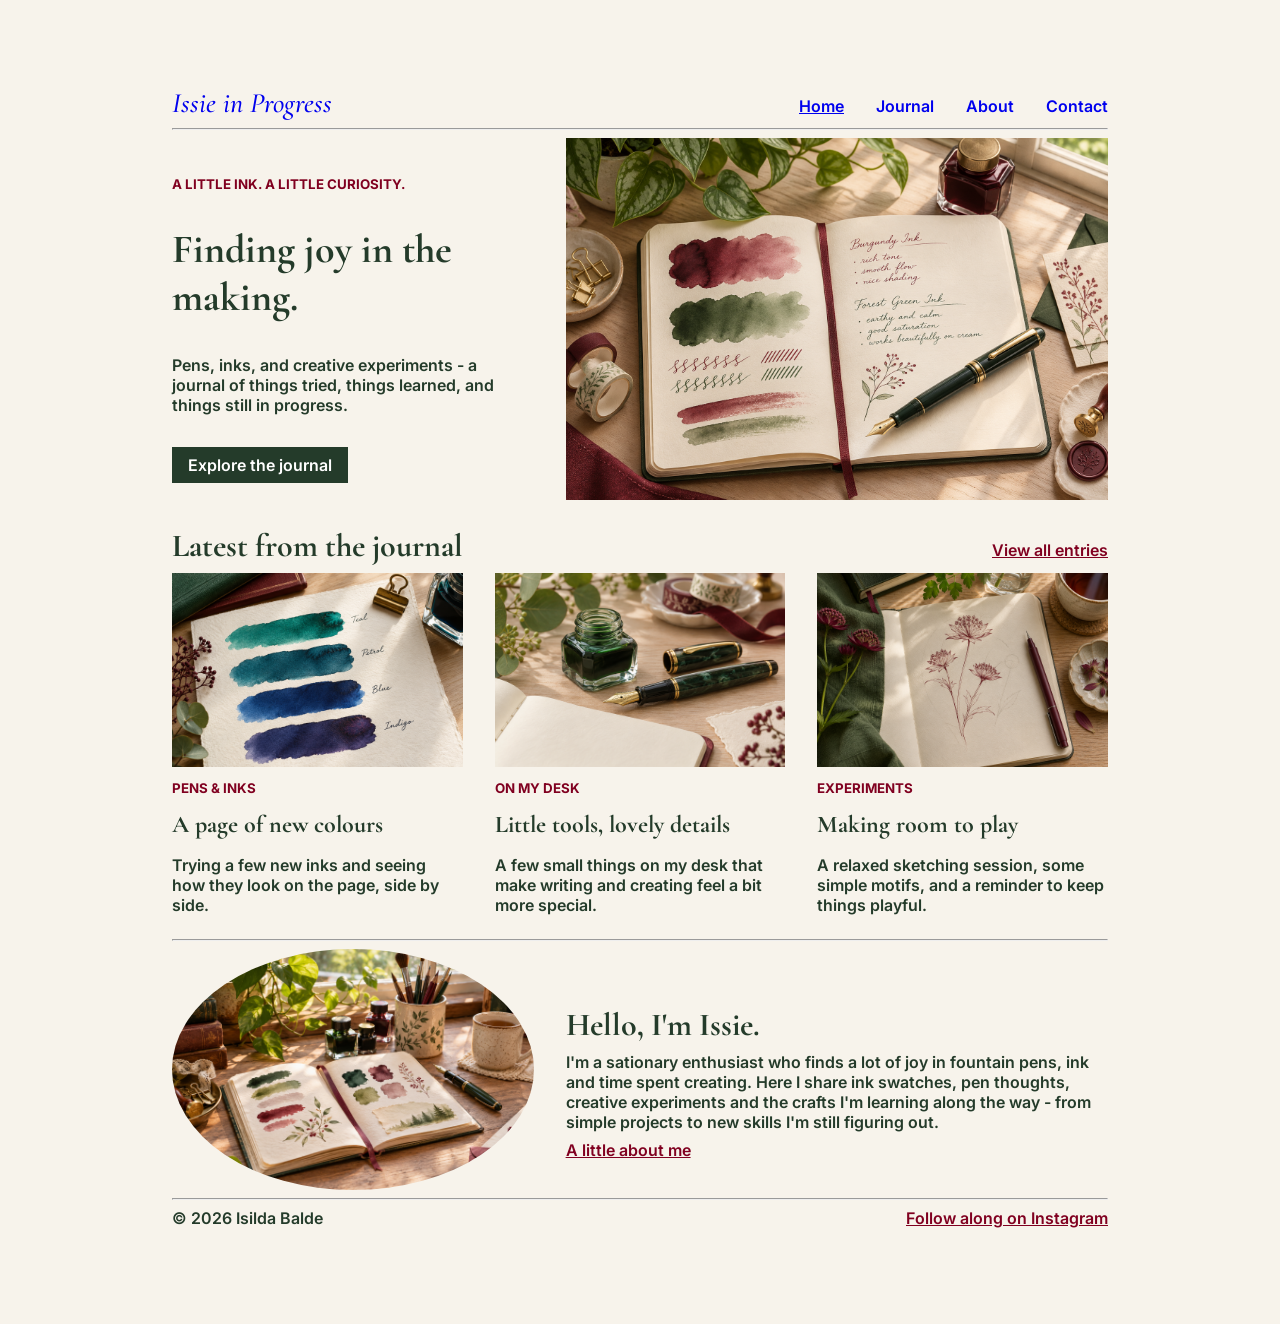
<file: index.html>
<!doctype html>
<html lang="en-GB">
  <head>
    <meta charset="UTF-8" />
    <meta name="viewport" content="width=device-width, initial-scale=1.0" />
    <title>Issie in Progress | Home</title>
    <meta name="description" content="" />
    <link rel="icon" href="favicon.ico" />
    <link rel="stylesheet" href="style.css" />
  </head>
  <body>
    <header>
      <a href="index.html" class="site-brand">Issie in Progress</a>
      <nav aria-label="Main navigation">
        <ul>
          <li><a href="index.html" aria-current="page">Home</a></li>
          <li><a href="journal.html">Journal</a></li>
          <li><a href="about.html">About</a></li>
          <li><a href="contact.html">Contact</a></li>
        </ul>
      </nav>
    </header>
    <hr />
    <main>
      <section class="home-hero split-layout">
        <div>
          <p class="eyebrow">A little ink. A little curiosity.</p>
          <h1>Finding joy in the making.</h1>
          <p>
            Pens, inks, and creative experiments - a journal of things tried,
            things learned, and things still in progress.
          </p>
          <a href="journal.html" class="btn">Explore the journal</a>
        </div>
        <img src="images/journal-with-swatches.png" alt="An open notebook with green and burgundy ink swatches beside a fountain pen" />
      </section>
      <section class="latest-journal-entries">
        <div class="section-heading">
          <h2 class="mb-sm">Latest from the journal</h2>
          <a href="journal.html" class="burgundy">View all entries</a>
        </div>
        <div class="cards-layout">
          <article>
            <img src="images/ink-swatches.png" loading="lazy" alt="Four ink swatches ranging from teal to indigo" />
            <p class="eyebrow">Pens & Inks</p>
            <h3 class="card-title">A page of new colours</h3>
            <p>
              Trying a few new inks and seeing how they look on the page, side
              by side.
            </p>
          </article>
          <article>
            <img src="images/fountain-pen-and-ink.png" loading="lazy" alt="A green fountain pen beside an open ink bottle" />
            <p class="eyebrow">On My Desk</p>
            <h3 class="card-title">Little tools, lovely details</h3>
            <p>
              A few small things on my desk that make writing and creating feel
              a bit more special.
            </p>
          </article>
          <article>
            <img src="images/plant-sketch.png" loading="lazy" alt="An unfinished flower sketch in burgundy ink" />
            <p class="eyebrow">Experiments</p>
            <h3 class="card-title">Making room to play</h3>
            <p>
              A relaxed sketching session, some simple motifs, and a reminder to
              keep things playful.
            </p>
          </article>
        </div>
      </section>
      <hr />
      <section class="about-preview split-layout">
        <img src="images/desk.png" alt="Desk" />
        <div>
          <h2 class="mb-0">Hello, I'm Issie.</h2>
          <p>
            I'm a sationary enthusiast who finds a lot of joy in fountain pens,
            ink and time spent creating. Here I share ink swatches, pen
            thoughts, creative experiments and the crafts I'm learning along the
            way - from simple projects to new skills I'm still figuring out.
          </p>
          <a href="about.html" class="burgundy">A little about me</a>
        </div>
      </section>
    </main>
    <hr />
    <footer>
      <p class="mt-0">&copy; 2026 Isilda Balde</p>
      <a
        href="https://www.instagram.com/issie.in.progress/"
        target="_blank"
        rel="noopener noreferrer"
        class="burgundy"
        >Follow along on Instagram</a
      >
    </footer>
  </body>
</html>
</file>
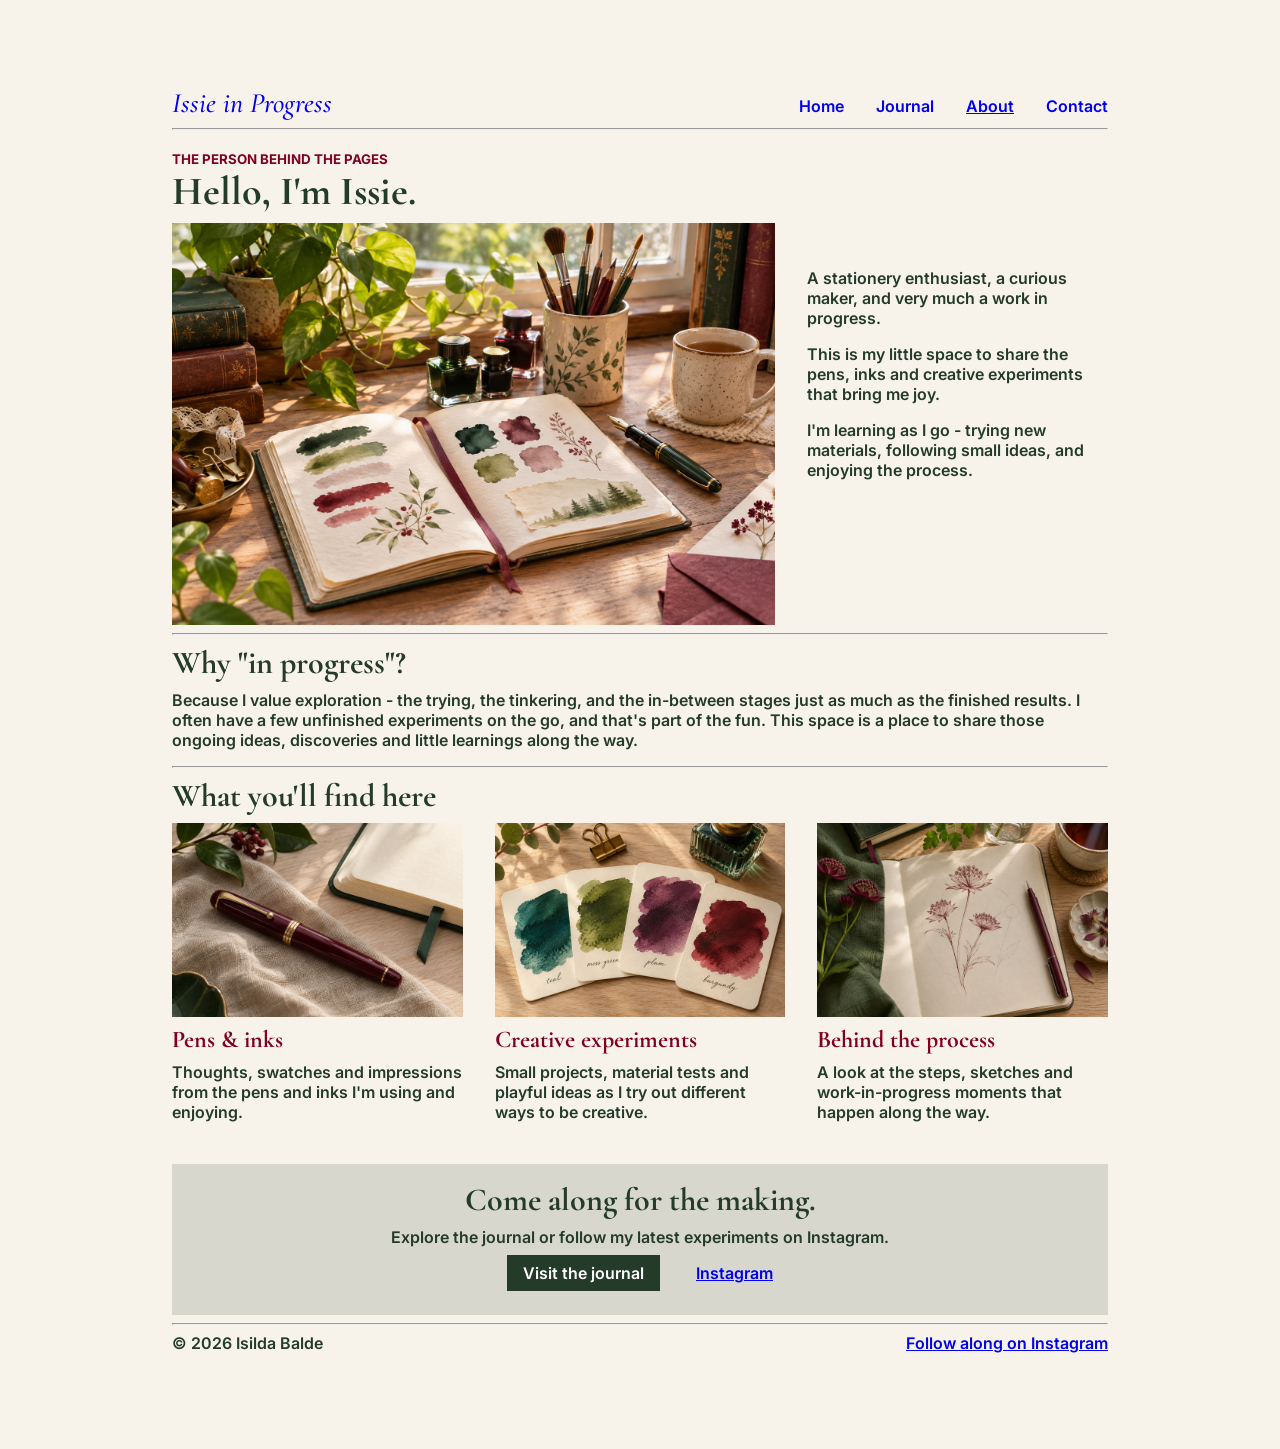
<file: about.html>
<!doctype html>
<html lang="en">
  <head>
    <meta charset="UTF-8" />
    <meta name="viewport" content="width=device-width, initial-scale=1.0" />
    <title>Issie in Progress | About</title>
    <meta name="description" content="" />
    <link rel="icon" href="favicon.ico" />
    <link rel="stylesheet" href="style.css" />
  </head>
  <body>
    <header>
      <a href="index.html" class="site-brand">Issie in Progress</a>
      <nav aria-label="Main navigation">
        <ul>
          <li><a href="index.html">Home</a></li>
          <li><a href="journal.html">Journal</a></li>
          <li><a href="about.html" aria-current="page">About</a></li>
          <li><a href="contact.html">Contact</a></li>
        </ul>
      </nav>
    </header>
    <hr />
    <main>
      <section class="about-hero">
        <div>
          <p class="eyebrow mb-0">The person behind the pages</p>
          <h1 class="mt-0 mb-sm">Hello, I'm Issie.</h1>
          <img src="images/desk.png" alt="An open swatch notebook, fountain pen, brushes and a mug on a sunny desk" />
        </div>
        <div>
          <p class="mt-0"> <!-- NEEDS TO BE STYLED BACK TO LOOKING LIKE H3 -->
            A stationery enthusiast, a curious maker, and very much a work in
            progress.
          </p>
          <p>
            This is my little space to share the pens, inks and creative
            experiments that bring me joy.
          </p>
          <p>
            I'm learning as I go - trying new materials, following small ideas,
            and enjoying the process.
          </p>
        </div>
      </section>
      <hr />
      <section>
        <h2 class="mt-0 mb-sm">Why "in progress"?</h2>
        <p class="mt-sm">
          Because I value exploration - the trying, the tinkering, and the
          in-between stages just as much as the finished results. I often have a
          few unfinished experiments on the go, and that's part of the fun. This
          space is a place to share those ongoing ideas, discoveries and little
          learnings along the way.
        </p>
      </section>
      <hr />
      <section>
        <h2 class="mt-0 mb-sm">What you'll find here</h2>
        <div class="cards-layout">
          <div>
            <img src="images/fountain-pen.png" loading="lazy" alt="A capped burgundy fountain pen resting on linen" />
            <h3 class="card-title burgundy">Pens & inks</h3>
            <p class="mt-sm">
              Thoughts, swatches and impressions from the pens and inks I'm
              using and enjoying.
            </p>
          </div>
          <div>
            <img src="images/ink-swatch-cards.png" loading="lazy" alt="Four ink swatches ranging from teal to burgundy on cards" />
            <h3 class="card-title burgundy">Creative experiments</h3>
            <p class="mt-sm">
              Small projects, material tests and playful ideas as I try out
              different ways to be creative.
            </p>
          </div>
          <div>
            <img src="images/plant-sketch.png" loading="lazy" alt="An unfinished flower sketch in burgundy ink" />
            <h3 class="card-title burgundy">Behind the process</h3>
            <p class="mt-sm">
              A look at the steps, sketches and work-in-progress moments that
              happen along the way.
            </p>
          </div>
        </div>
      </section>
      <section class="journal-callout callout">
        <h2>Come along for the making.</h2>
        <p class="mt-sm">
          Explore the journal or follow my latest experiments on Instagram.
        </p>
        <a href="journal.html" class="btn">Visit the journal</a>
        <a
          href="https://www.instagram.com/issie.in.progress/"
          target="_blank"
          rel="noopener noreferrer"
          >Instagram</a
        >
      </section>
    </main>
    <hr />
    <footer>
      <p class="mt-0">&copy; 2026 Isilda Balde</p>
      <a
        href="https://www.instagram.com/issie.in.progress/"
        target="_blank"
        rel="noopener noreferrer"
        >Follow along on Instagram</a
      >
    </footer>
  </body>
</html>
</file>
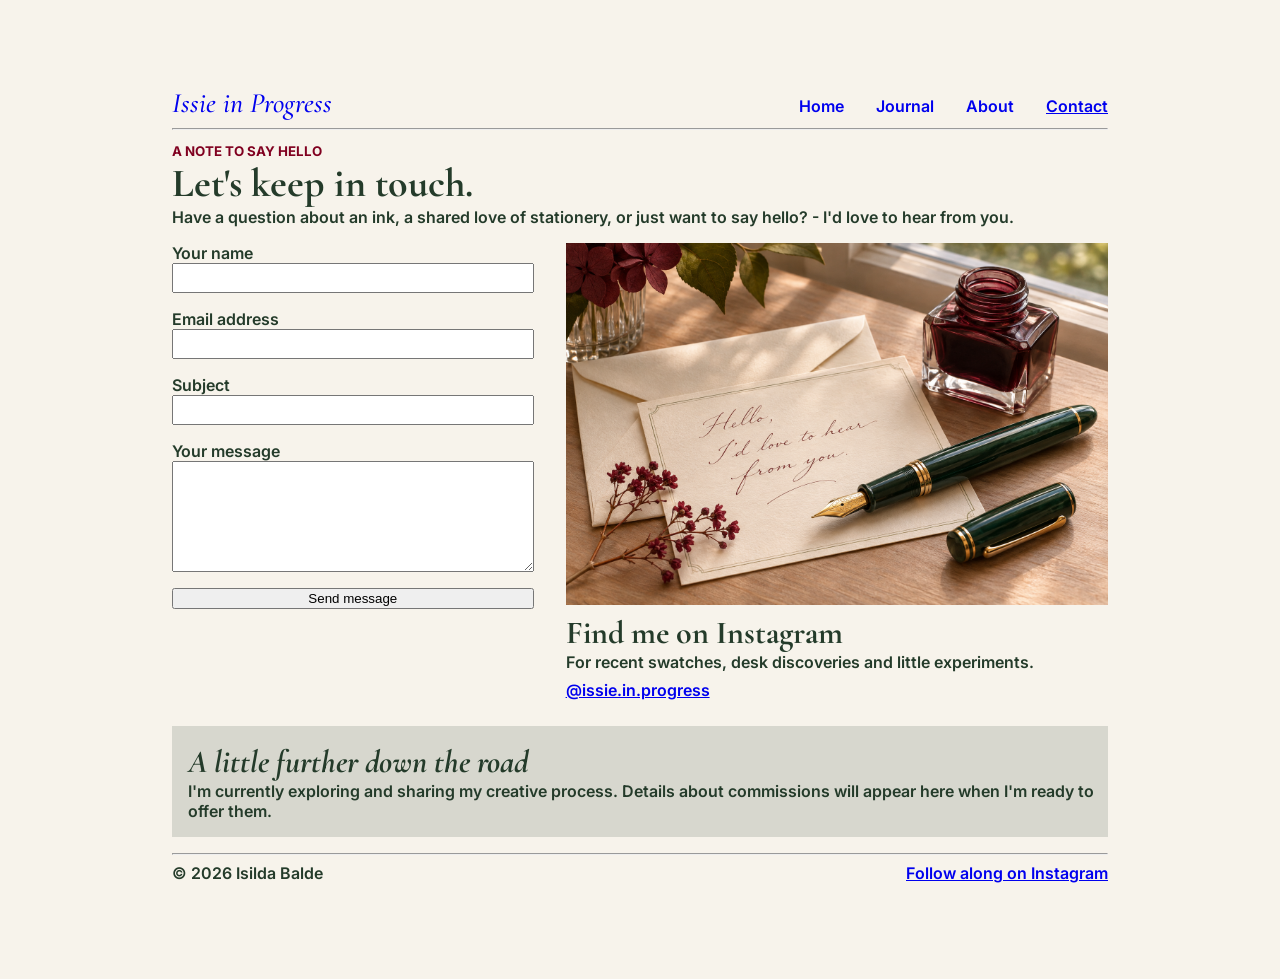
<file: contact.html>
<!doctype html>
<html lang="en">
  <head>
    <meta charset="UTF-8" />
    <meta name="viewport" content="width=device-width, initial-scale=1.0" />
    <title>Issie in Progress | Contact</title>
    <meta name="description" content="" />
    <link rel="icon" href="favicon.ico" />
    <link rel="stylesheet" href="style.css" />
  </head>
  <body>
    <header>
      <a href="index.html" class="site-brand">Issie in Progress</a>
      <nav aria-label="Main navigation">
        <ul>
          <li><a href="index.html">Home</a></li>
          <li><a href="journal.html">Journal</a></li>
          <li><a href="about.html">About</a></li>
          <li><a href="contact.html" aria-current="page">Contact</a></li>
        </ul>
      </nav>
    </header>
    <hr />
    <main>
      <section>
        <p class="eyebrow mb-0">A note to say hello</p>
        <h1 class="mb-0 mt-0">Let's keep in touch.</h1>
        <p class="mt-0">
          Have a question about an ink, a shared love of stationery, or just want to say hello?
          - I'd love to hear from you.
        </p>
      </section>
      <div class="contact-methods-layout">
        <div>
          <form action="" method="post">
            <label for="name">Your name</label>
            <input type="text" name="name" id="name" required />

            <label for="email">Email address</label>
            <input type="email" name="email" id="email" required/>

            <label for="subject">Subject</label>
            <input type="text" name="subject" id="subject" required/>

            <label for="message">Your message</label>
            <textarea name="message" id="message" rows="7" required></textarea>

            <button type="submit">Send message</button>
          </form>
        </div>
        <div>
          <section>
            <img src="images/letter.png" alt="A fountain pen and burgundy ink bottle beside a handwritten postcard" />
            <h2 class="mb-0 mt-sm">Find me on Instagram</h2>
            <p class="mt-0 mb-sm">
              For recent swatches, desk discoveries and little experiments.
            </p>
            <a
              href="https://www.instagram.com/issie.in.progress/"
              target="_blank"
              rel="noopener noreferrer"
              >@issie.in.progress</a
            >
          </section>
        </div>
      </div>
      <section class="commissions-callout callout">
        <h2 class="mb-0">A little further down the road</h2>
        <p class="mt-0">
          I'm currently exploring and sharing my creative process. Details about
          commissions will appear here when I'm ready to offer them.
        </p>
      </section>
    </main>
    <hr />
    <footer>
      <p class="mt-0">&copy; 2026 Isilda Balde</p>
      <a
        href="https://www.instagram.com/issie.in.progress/"
        target="_blank"
        rel="noopener noreferrer"
        >Follow along on Instagram</a
      >
    </footer>
  </body>
</html>
</file>
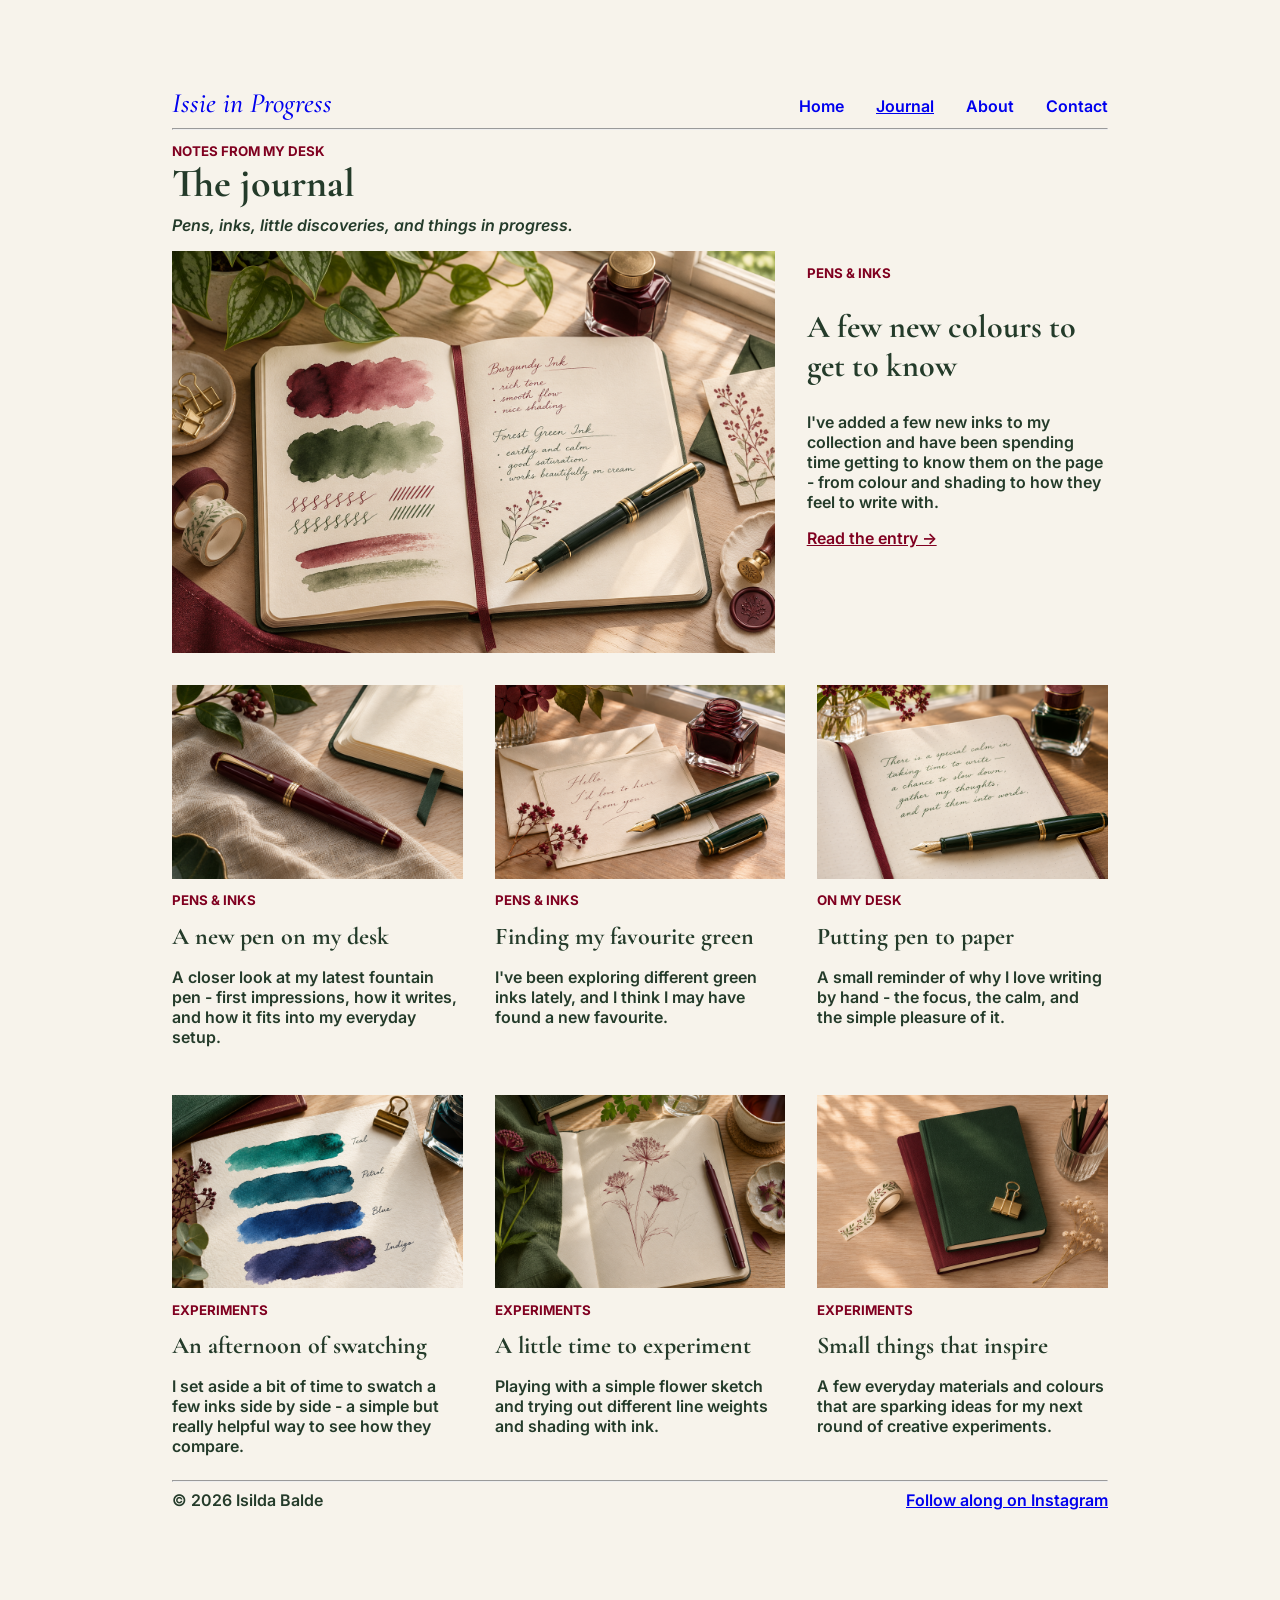
<file: journal.html>
<!doctype html>
<html lang="en">
  <head>
    <meta charset="UTF-8" />
    <meta name="viewport" content="width=device-width, initial-scale=1.0" />
    <title>Issie in Progress | Journal</title>
    <meta name="description" content="" />
    <link rel="icon" href="favicon.ico" />
    <link rel="stylesheet" href="style.css" />
  </head>
  <body>
    <header>
      <a href="index.html" class="site-brand">Issie in Progress</a>
      <nav aria-label="Main navigation">
        <ul>
          <li><a href="index.html">Home</a></li>
          <li><a href="journal.html" aria-current="page">Journal</a></li>
          <li><a href="about.html">About</a></li>
          <li><a href="contact.html">Contact</a></li>
        </ul>
      </nav>
    </header>
    <hr />
    <main>
      <p class="eyebrow mb-0">Notes from my desk</p>
      <h1 class="mt-0 mb-sm">The journal</h1>
      <p class="italicise mt-0">
        Pens, inks, little discoveries, and things in progress.
      </p>
      <article class="featured-journal-entry">
        <img
          src="images/journal-with-swatches.png"
          alt="Handwritten testing notes and ink swatches in an open notebook"
        />
        <div>
          <p class="eyebrow">Pens & Inks</p>
          <h2>A few new colours to get to know</h2>
          <p>
            I've added a few new inks to my collection and have been spending
            time getting to know them on the page - from colour and shading to
            how they feel to write with.
          </p>
          <a href="" class="burgundy">Read the entry -></a>
        </div>
      </article>
      <section>
        <div class="cards-layout">
          <article>
            <img
              src="images/fountain-pen.png"
              alt="A capped burgundy fountain pen resting on linen"
            />
            <p class="eyebrow">Pens & Inks</p>
            <h3 class="card-title">A new pen on my desk</h3>
            <p>
              A closer look at my latest fountain pen - first impressions, how
              it writes, and how it fits into my everyday setup.
            </p>
          </article>
          <article>
            <img
              src="images/letter.png"
              alt="A green fountain pen and an open bottle of green ink"
            />
            <p class="eyebrow">Pens & Inks</p>
            <h3 class="card-title">Finding my favourite green</h3>
            <p>
              I've been exploring different green inks lately, and I think I may
              have found a new favourite.
            </p>
          </article>
          <article>
            <img
              src="images/journal-with-note.png"
              alt="Green handwriting in a dotted notebook"
            />
            <p class="eyebrow">On My Desk</p>
            <h3 class="card-title">Putting pen to paper</h3>
            <p>
              A small reminder of why I love writing by hand - the focus, the
              calm, and the simple pleasure of it.
            </p>
          </article>
          <article>
            <img
              src="images/ink-swatches.png"
              alt="Four blue and green ink swatches on textured paper"
            />
            <p class="eyebrow">Experiments</p>
            <h3 class="card-title">An afternoon of swatching</h3>
            <p>
              I set aside a bit of time to swatch a few inks side by side - a
              simple but really helpful way to see how they compare.
            </p>
          </article>
          <article>
            <img
              src="images/plant-sketch.png"
              alt="Burgundy flower stems with faint pencil lines showing the unfinished sketch"
            />
            <p class="eyebrow">Experiments</p>
            <h3 class="card-title">A little time to experiment</h3>
            <p>
              Playing with a simple flower sketch and trying out different line
              weights and shading with ink.
            </p>
          </article>
          <article>
            <img
              src="images/journals.png"
              alt="Two cloth notebooks beside a roll of botanical washi tape"
            />
            <p class="eyebrow">Experiments</p>
            <h3 class="card-title">Small things that inspire</h3>
            <p>
              A few everyday materials and colours that are sparking ideas for
              my next round of creative experiments.
            </p>
          </article>
        </div>
      </section>
    </main>
    <hr />
    <footer>
      <p class="mt-0">&copy; 2026 Isilda Balde</p>
      <a
        href="https://www.instagram.com/issie.in.progress/"
        target="_blank"
        rel="noopener noreferrer"
        >Follow along on Instagram</a
      >
    </footer>
  </body>
</html>
</file>
<file: style.css>
/* GENERAL */
@import url(https://fonts.googleapis.com/css2?family=Cormorant+Garamond:ital,wght@0,300..700;1,300..700&display=swap);
@import url(https://fonts.googleapis.com/css2?family=Inter:ital,opsz,wght@0,14..32,100..900;1,14..32,100..900&display=swap);
:root {
  --paper: #f7f3eb;
  --forest: #243b2a;
  --burgundy: #800020;
  --deep-forest: rgba(36, 59, 42, 0.15);
  --heading-font: "Cormorant Garamond", Georgia, serif;
  --body-font: Inter, system-ui, sans-serif;
}

body {
  max-width: 1000px;
  box-sizing: border-box;
  margin: 5rem auto;
  padding: 0 2rem;
  font-weight: 600;
  font-family: var(--body-font);
  color: var(--forest);
  background-color: var(--paper);
}

h1 {
  font-size: 2.5rem;
  font-family: var(--heading-font);
}

h2 {
  font-size: 2rem;
  font-family: var(--heading-font);
}

h3 {
  font-family: var(--heading-font);
}

img {
  display: block;
  width: 100%;
  height: auto;
}

a[aria-current="page"] {
  text-decoration: underline;
}

/* SHARED */
.italicise {
  font-style: italic;
}

.eyebrow {
  font-size: smaller;
  font-weight: bold;
  text-transform: uppercase;
  color: var(--burgundy);
}

.card-title {
  margin-top: 0.5rem;
  margin-bottom: 0;
  font-size: 1.5rem;
  font-weight: bold;
}

.btn {
  padding: 0.5rem 1rem;
  margin-right: 2rem;
  text-decoration: none;
  color: white;
  background-color: var(--forest);
}

.burgundy {
  color: var(--burgundy);
}

.site-brand {
  font-size: 1.75rem;
  font-weight: 500;
}

.cards-layout {
  display: grid;
  gap: 2rem;
  grid-template-columns: 1fr 1fr 1fr;
}

.callout {
  background-color: var(--deep-forest);
}

.mt-0 {
  margin-top: 0;
}

.mb-0 {
  margin-bottom: 0;
}

.mt-sm {
  margin-top: 0.5rem;
}

.mb-sm {
  margin-bottom: 0.5rem;
}

/* HEADER */
header {
  display: flex;
  justify-content: space-between;
  align-items: baseline;
}

header a {
  text-decoration: none;
}

header > a {
  margin-bottom: 0;
  font-style: italic;
  font-family: var(--heading-font);
}

nav ul {
  display: flex;
  gap: 2rem;
  margin-bottom: 0;
  list-style: none;
}

/* FOOTER */
footer {
  display: flex;
  justify-content: space-between;
  align-items: baseline;
}

/* INDEX.HTML */
.home-hero p:nth-child(3) {
  margin-bottom: 2.5rem;
}

.split-layout {
  display: grid;
  gap: 2rem;
  align-items: center;
  grid-template-columns: 2fr 3fr;
}

.section-heading {
  display: flex;
  justify-content: space-between;
  align-items: baseline;
}

.about-preview img {
  border-radius: 100%;
}

.about-preview p {
  margin-top: 0.5rem;
  margin-bottom: 0.5rem;
}

/* JOURNAL.HTML */
.featured-journal-entry {
  display: grid;
  gap: 2rem;
  margin-bottom: 2rem;
  grid-template-columns: 4fr 2fr;
}

/* ABOUT.HTML */
.about-hero {
  display: grid;
  gap: 2rem;
  align-items: center;
  grid-template-columns: 2fr 1fr;
}

.about-hero h3 {
  font-size: 1.75rem;
}

.journal-callout {
  text-align: center;
  padding-bottom: 2rem;
}

.journal-callout h2 {
  padding-top: 1rem;
  margin-bottom: 0;
  font-size: 2rem;
}

/* CONTACT.HTML */
form {
  display: flex;
  flex-direction: column;
}

input {
  height: 1.5rem;
  margin-bottom: 1rem;
}

textarea {
  margin-bottom: 1rem;
}

.contact-methods-layout {
  display: grid;
  gap: 2rem;
  grid-template-columns: 2fr 3fr;
}

.commissions-callout h2 {
  padding-top: 1rem;
  padding-left: 1rem;
  font-size: 2rem;
  font-style: italic;
}

.commissions-callout p {
  padding-left: 1rem;
  padding-bottom: 1rem;
}
</file>
